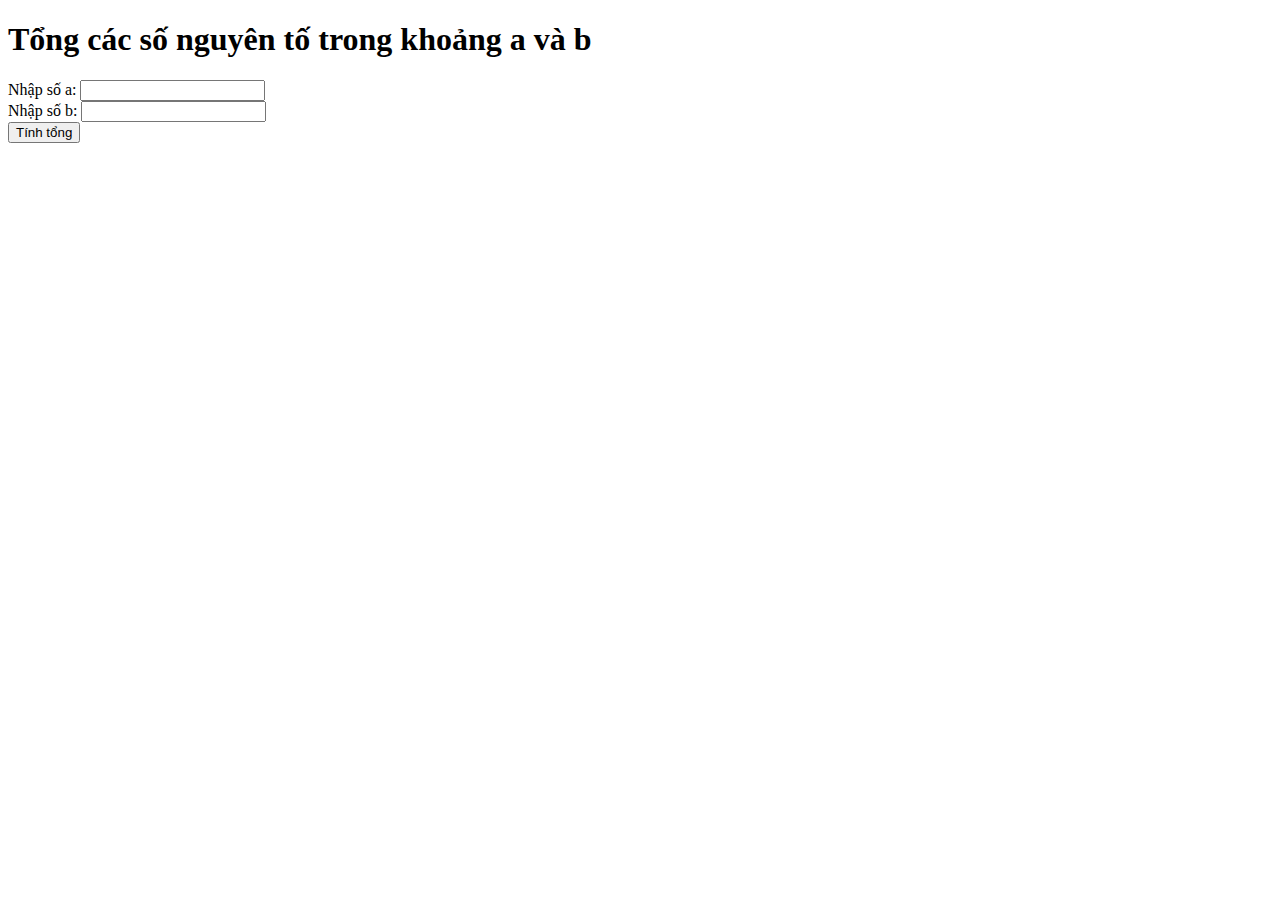
<file: Bai 1/index.html>
<!DOCTYPE html>
<html lang="en">
<head>
    <meta charset="UTF-8">
    <meta http-equiv="X-UA-Compatible" content="IE=edge">
    <meta name="viewport" content="width=device-width, initial-scale=1.0">
    <title>Finaltest-1-Quang-Nhóm 3</title>
</head>
<body>
    <h1>Tổng các số nguyên tố trong khoảng a và b</h1>
        <label for="a">Nhập số a:</label>
        <input type="number" id="a" name="a" required>
        <br>
        <label for="b">Nhập số b:</label>
        <input type="number" id="b" name="b" required>
        <br>
        <button onclick="tinhtong()">Tính tổng</button>
        <br>
        <div id="ketqua"></div>
    <script src="./Assets/main.js"></script>
</body>
</html>
</file>
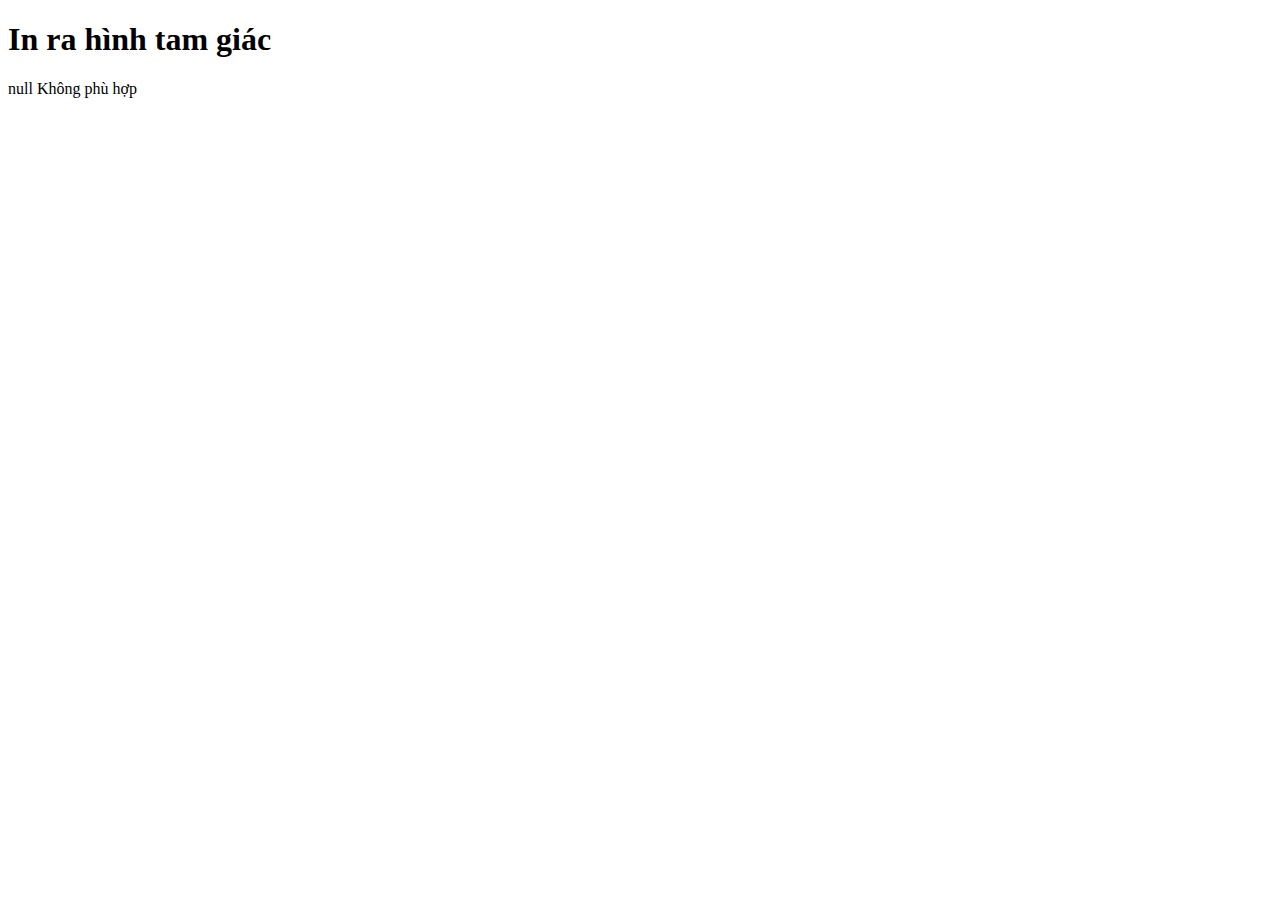
<file: Bai 2/index.html>
<!DOCTYPE html>
<html lang="en">
<head>
    <meta charset="UTF-8">
    <meta http-equiv="X-UA-Compatible" content="IE=edge">
    <meta name="viewport" content="width=device-width, initial-scale=1.0">
    <title>Finaltest-2-Quang-Nhóm 3</title>
</head>
<body>
    <h1>In ra hình tam giác</h1>
    <script src="./Asses/main.js"></script>
</body>
</html>
</file>
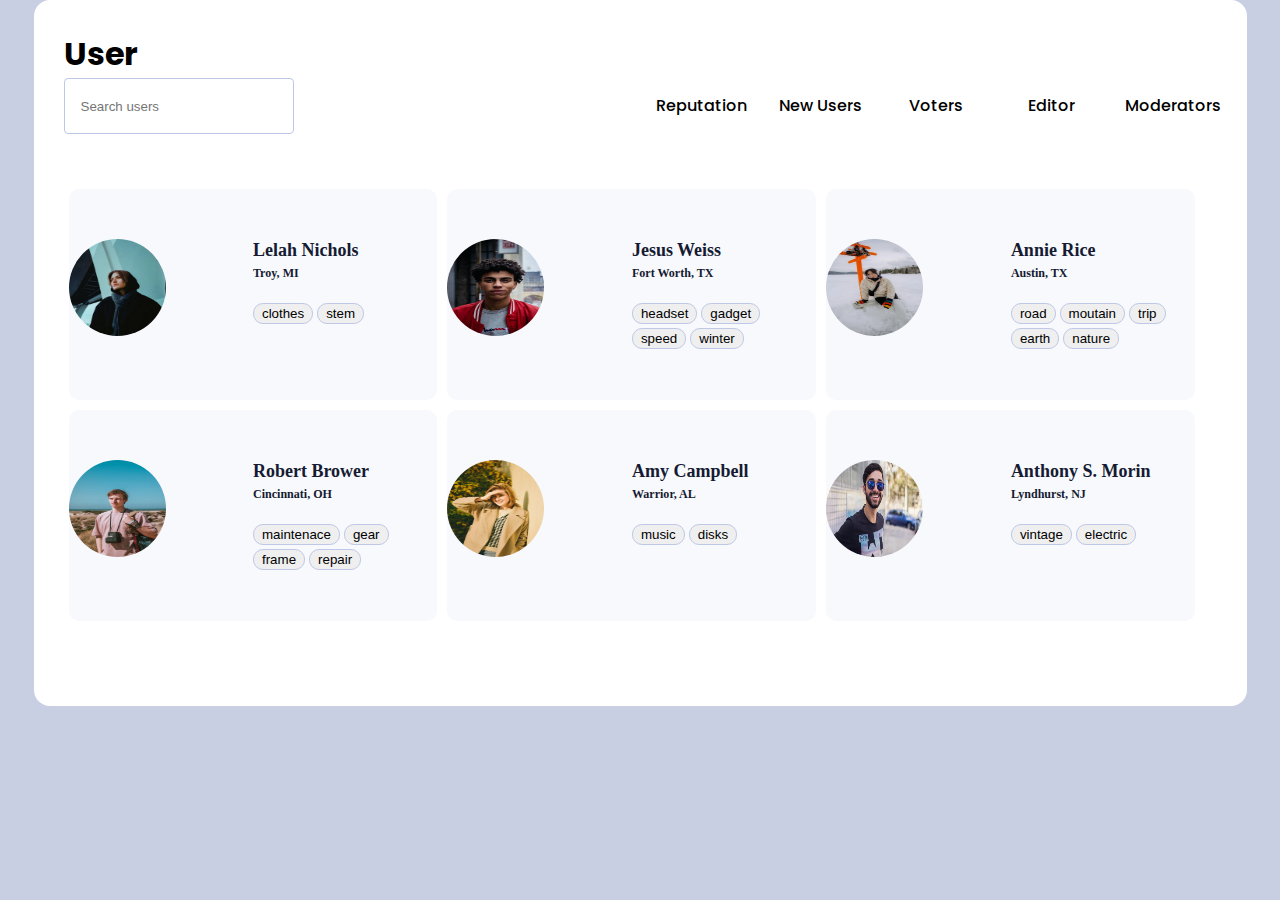
<file: Bai 3/index.html>
<!DOCTYPE html>
<html lang="en">
<link>
    <meta charset="UTF-8">
    <meta http-equiv="X-UA-Compatible" content="IE=edge">
    <meta name="viewport" content="width=device-width, initial-scale=1.0">
    <title>Bai test 3-TKGD-Quang</title>
    <link rel="stylesheet" href="./Asset/main.css" />
    <link rel="preconnect" href="https://fonts.googleapis.com">
<link rel="preconnect" href="https://fonts.gstatic.com" crossorigin>
<link href="https://fonts.googleapis.com/css2?family=Crimson+Text&family=Poppins:ital,wght@0,100;0,200;0,300;0,400;0,500;0,600;0,700;0,800;0,900;1,100;1,200;1,300;1,400;1,500;1,600;1,700;1,800;1,900&display=swap" rel="stylesheet">
<link rel="preconnect" href="https://fonts.googleapis.com">
<link rel="preconnect" href="https://fonts.gstatic.com" crossorigin>
<link href="https://fonts.googleapis.com/css2?family=Crimson+Text&family=Poppins:ital,wght@0,100;0,200;0,300;0,400;0,500;0,600;0,700;0,800;0,900;1,100;1,200;1,300;1,400;1,500;1,600;1,700;1,800;1,900&display=swap" rel="stylesheet">
</head>
<body>
    <section class="container">
        <div class="header">
        <div class="title">
            <h1>User</h1>
        </div>
        <div class="navbar">
            <input aria-label="Search users" class="input" placeholder="Search users" autocomplete="off">
            <ul class="nav-item-container">
                <li class="item">Reputation</li>
                <li class="item">New Users</li>
                <li class="item">Voters</li>
                <li class="item">Editor</li>
                <li class="item">Moderators</li>
                </ul>
            </div>
        </div>
        <div class="main">
        <div class="user">
            <div class="img-container">
                    <img src="./Asset/Img/u1.png">
            </div>
            <div class="decription">
                <div class="name">
                    <h4>Lelah Nichols</h4>
                    <h6>Troy, MI</h6>
                </div>
                <div class="hobby">
                    <button class="aaa">clothes</button>
                    <button class="aaa">stem</button>
                </div>
            </div>
        </div>
        <div class="user">
            <div class="img-container">
                    <img src="./Asset/Img/u2.png">
            </div>
            <div class="decription">
                <div class="name">
                    <h4>Jesus Weiss</h4>
                    <h6>Fort Worth, TX</h6>
                </div>
                <div class="hobby">
                    <button class="aaa">headset</button>
                    <button class="aaa">gadget</button>
                    <button class="aaa">speed</button>
                    <button class="aaa">winter</button>
                </div>
            </div>
        </div>
        <div class="user">
            <div class="img-container">
                    <img src="./Asset/Img/u3.png">
            </div>
            <div class="decription">
                <div class="name">
                    <h4>Annie Rice</h4>
                    <h6>Austin, TX</h6>
                </div>
                <div class="hobby">
                    <button class="aaa">road</button>
                    <button class="aaa">moutain</button>
                    <button class="aaa">trip</button>
                    <button class="aaa">earth</button>
                    <button class="aaa">nature</button>
                </div>
            </div>
        </div>
        <div class="user">
            <div class="img-container">
                    <img src="./Asset/Img/u4.png">
            </div>
            <div class="decription">
                <div class="name">
                    <h4>Robert Brower</h4>
                    <h6>Cincinnati, OH</h6>
                </div>
                <div class="hobby">
                    <button class="aaa">maintenace</button>
                    <button class="aaa">gear</button>
                    <button class="aaa">frame</button>
                    <button class="aaa">repair</button>
                </div>
            </div>
        </div>
        <div class="user">
            <div class="img-container">
                    <img src="./Asset/Img/u5.png">
            </div>
            <div class="decription">
                <div class="name">
                    <h4>Amy Campbell</h4>
                    <h6>Warrior, AL </h6>
                </div>
                <div class="hobby">
                    <button class="aaa">music</button>
                    <button class="aaa">disks</button>
                </div>
            </div>
        </div>
        <div class="user">
            <div class="img-container">
                    <img src="./Asset/Img/u6.png">
            </div>
            <div class="decription">
                <div class="name">
                    <h4>Anthony S. Morin</h4>
                    <h6>Lyndhurst, NJ</h6>
                </div>
                <div class="hobby">
                    <button class="aaa">vintage</button>
                    <button class="aaa">electric</button>
                </div>
            </div>
        </div>
        </div>
    </section>
</body>
</html>
</file>
<file: Bai 3/Asset/main.css>
@font-face {
  font-family: 'Crimson Text';
  font-style: normal;
  font-weight: 400;
  font-display: swap;
  src: url(https://fonts.gstatic.com/s/crimsontext/v19/wlp2gwHKFkZgtmSR3NB0oRJvaA.ttf) format('truetype');
}
@font-face {
  font-family: 'Poppins';
  font-style: italic;
  font-weight: 100;
  font-display: swap;
  src: url(https://fonts.gstatic.com/s/poppins/v20/pxiAyp8kv8JHgFVrJJLmE3tF.ttf) format('truetype');
}
@font-face {
  font-family: 'Poppins';
  font-style: italic;
  font-weight: 200;
  font-display: swap;
  src: url(https://fonts.gstatic.com/s/poppins/v20/pxiDyp8kv8JHgFVrJJLmv1plEA.ttf) format('truetype');
}
@font-face {
  font-family: 'Poppins';
  font-style: italic;
  font-weight: 300;
  font-display: swap;
  src: url(https://fonts.gstatic.com/s/poppins/v20/pxiDyp8kv8JHgFVrJJLm21llEA.ttf) format('truetype');
}
@font-face {
  font-family: 'Poppins';
  font-style: italic;
  font-weight: 400;
  font-display: swap;
  src: url(https://fonts.gstatic.com/s/poppins/v20/pxiGyp8kv8JHgFVrJJLedw.ttf) format('truetype');
}
@font-face {
  font-family: 'Poppins';
  font-style: italic;
  font-weight: 500;
  font-display: swap;
  src: url(https://fonts.gstatic.com/s/poppins/v20/pxiDyp8kv8JHgFVrJJLmg1hlEA.ttf) format('truetype');
}
@font-face {
  font-family: 'Poppins';
  font-style: italic;
  font-weight: 600;
  font-display: swap;
  src: url(https://fonts.gstatic.com/s/poppins/v20/pxiDyp8kv8JHgFVrJJLmr19lEA.ttf) format('truetype');
}
@font-face {
  font-family: 'Poppins';
  font-style: italic;
  font-weight: 700;
  font-display: swap;
  src: url(https://fonts.gstatic.com/s/poppins/v20/pxiDyp8kv8JHgFVrJJLmy15lEA.ttf) format('truetype');
}
@font-face {
  font-family: 'Poppins';
  font-style: italic;
  font-weight: 800;
  font-display: swap;
  src: url(https://fonts.gstatic.com/s/poppins/v20/pxiDyp8kv8JHgFVrJJLm111lEA.ttf) format('truetype');
}
@font-face {
  font-family: 'Poppins';
  font-style: italic;
  font-weight: 900;
  font-display: swap;
  src: url(https://fonts.gstatic.com/s/poppins/v20/pxiDyp8kv8JHgFVrJJLm81xlEA.ttf) format('truetype');
}
@font-face {
  font-family: 'Poppins';
  font-style: normal;
  font-weight: 100;
  font-display: swap;
  src: url(https://fonts.gstatic.com/s/poppins/v20/pxiGyp8kv8JHgFVrLPTedw.ttf) format('truetype');
}
@font-face {
  font-family: 'Poppins';
  font-style: normal;
  font-weight: 200;
  font-display: swap;
  src: url(https://fonts.gstatic.com/s/poppins/v20/pxiByp8kv8JHgFVrLFj_V1s.ttf) format('truetype');
}
@font-face {
  font-family: 'Poppins';
  font-style: normal;
  font-weight: 300;
  font-display: swap;
  src: url(https://fonts.gstatic.com/s/poppins/v20/pxiByp8kv8JHgFVrLDz8V1s.ttf) format('truetype');
}
@font-face {
  font-family: 'Poppins';
  font-style: normal;
  font-weight: 400;
  font-display: swap;
  src: url(https://fonts.gstatic.com/s/poppins/v20/pxiEyp8kv8JHgFVrFJA.ttf) format('truetype');
}
@font-face {
  font-family: 'Poppins';
  font-style: normal;
  font-weight: 500;
  font-display: swap;
  src: url(https://fonts.gstatic.com/s/poppins/v20/pxiByp8kv8JHgFVrLGT9V1s.ttf) format('truetype');
}
@font-face {
  font-family: 'Poppins';
  font-style: normal;
  font-weight: 600;
  font-display: swap;
  src: url(https://fonts.gstatic.com/s/poppins/v20/pxiByp8kv8JHgFVrLEj6V1s.ttf) format('truetype');
}
@font-face {
  font-family: 'Poppins';
  font-style: normal;
  font-weight: 700;
  font-display: swap;
  src: url(https://fonts.gstatic.com/s/poppins/v20/pxiByp8kv8JHgFVrLCz7V1s.ttf) format('truetype');
}
@font-face {
  font-family: 'Poppins';
  font-style: normal;
  font-weight: 800;
  font-display: swap;
  src: url(https://fonts.gstatic.com/s/poppins/v20/pxiByp8kv8JHgFVrLDD4V1s.ttf) format('truetype');
}
@font-face {
  font-family: 'Poppins';
  font-style: normal;
  font-weight: 900;
  font-display: swap;
  src: url(https://fonts.gstatic.com/s/poppins/v20/pxiByp8kv8JHgFVrLBT5V1s.ttf) format('truetype');
}
* {
  margin: 0;
  padding: 0;
  box-sizing: border-box;
}
img {
  max-width: 100%;
}
body {
  text-align: left;
  margin: auto;
  font-family: 'Merriweather';
  font-family: 'Poppins', sans-serif;
  background-color: #c9cfe3;
}
.container {
  background: #FFFFFF;
  border-radius: 16px;
  max-width: 1213px;
  padding: 30px;
  margin-left: auto;
  margin-right: auto;
  width: 100%;
}
.container .header .navbar {
  display: flex;
  justify-content: space-between;
}
.container .header .navbar .input {
  flex: 0 0 20%;
  padding: 16px;
  gap: 8px;
  border: 1px solid #BFC8E6;
  border-radius: 4px;
}
.container .header .navbar .nav-item-container {
  flex: 0 0 50%;
  list-style: none;
  display: flex;
}
.container .header .navbar .nav-item-container .item {
  flex: 0 0 20%;
  padding: 16px;
  text-align: center;
  border-radius: 10px;
  display: inline-block;
  font-family: 'Poppins';
  font-style: normal;
  font-weight: 500;
  font-size: 16px;
  line-height: 24px;
  cursor: pointer;
  transition: all 0.2s ease-in-out;
}
.container .header .navbar .nav-item-container .item:hover {
  background-color: #849FFF;
}
.container .main {
  display: flex;
  padding: 50px 0;
  flex-wrap: wrap;
}
.container .main .user {
  flex: 0 0 auto;
  width: 32%;
  background-color: #f8f9fd;
  border: 2px;
  border-radius: 10px;
  padding: 50px 0;
  margin: 5px;
  display: flex;
  transition: all 0.2s ease-in-out;
  cursor: pointer;
}
.container .main .user :hover {
  border: 2px;
  border-color: #151B42;
}
.container .main .user .img-container {
  flex: 0 0 50%;
}
.container .main .user .img-container img {
  width: 97px;
  height: 97px;
  border-radius: 50%;
}
.container .main .user .decription .name {
  font-family: 'Merriweather';
  font-style: normal;
  font-weight: 900;
  font-size: 18px;
  line-height: 23px;
  color: #151B32;
  margin-bottom: 15px;
}
.container .main .user .decription .hobby .aaa {
  display: flex;
  flex-direction: row;
  justify-content: center;
  align-items: center;
  padding: 2px 8px;
  gap: 10px;
  border: 1px solid #BFC8E6;
  border-radius: 10px;
  display: inline-block;
}
</file>
